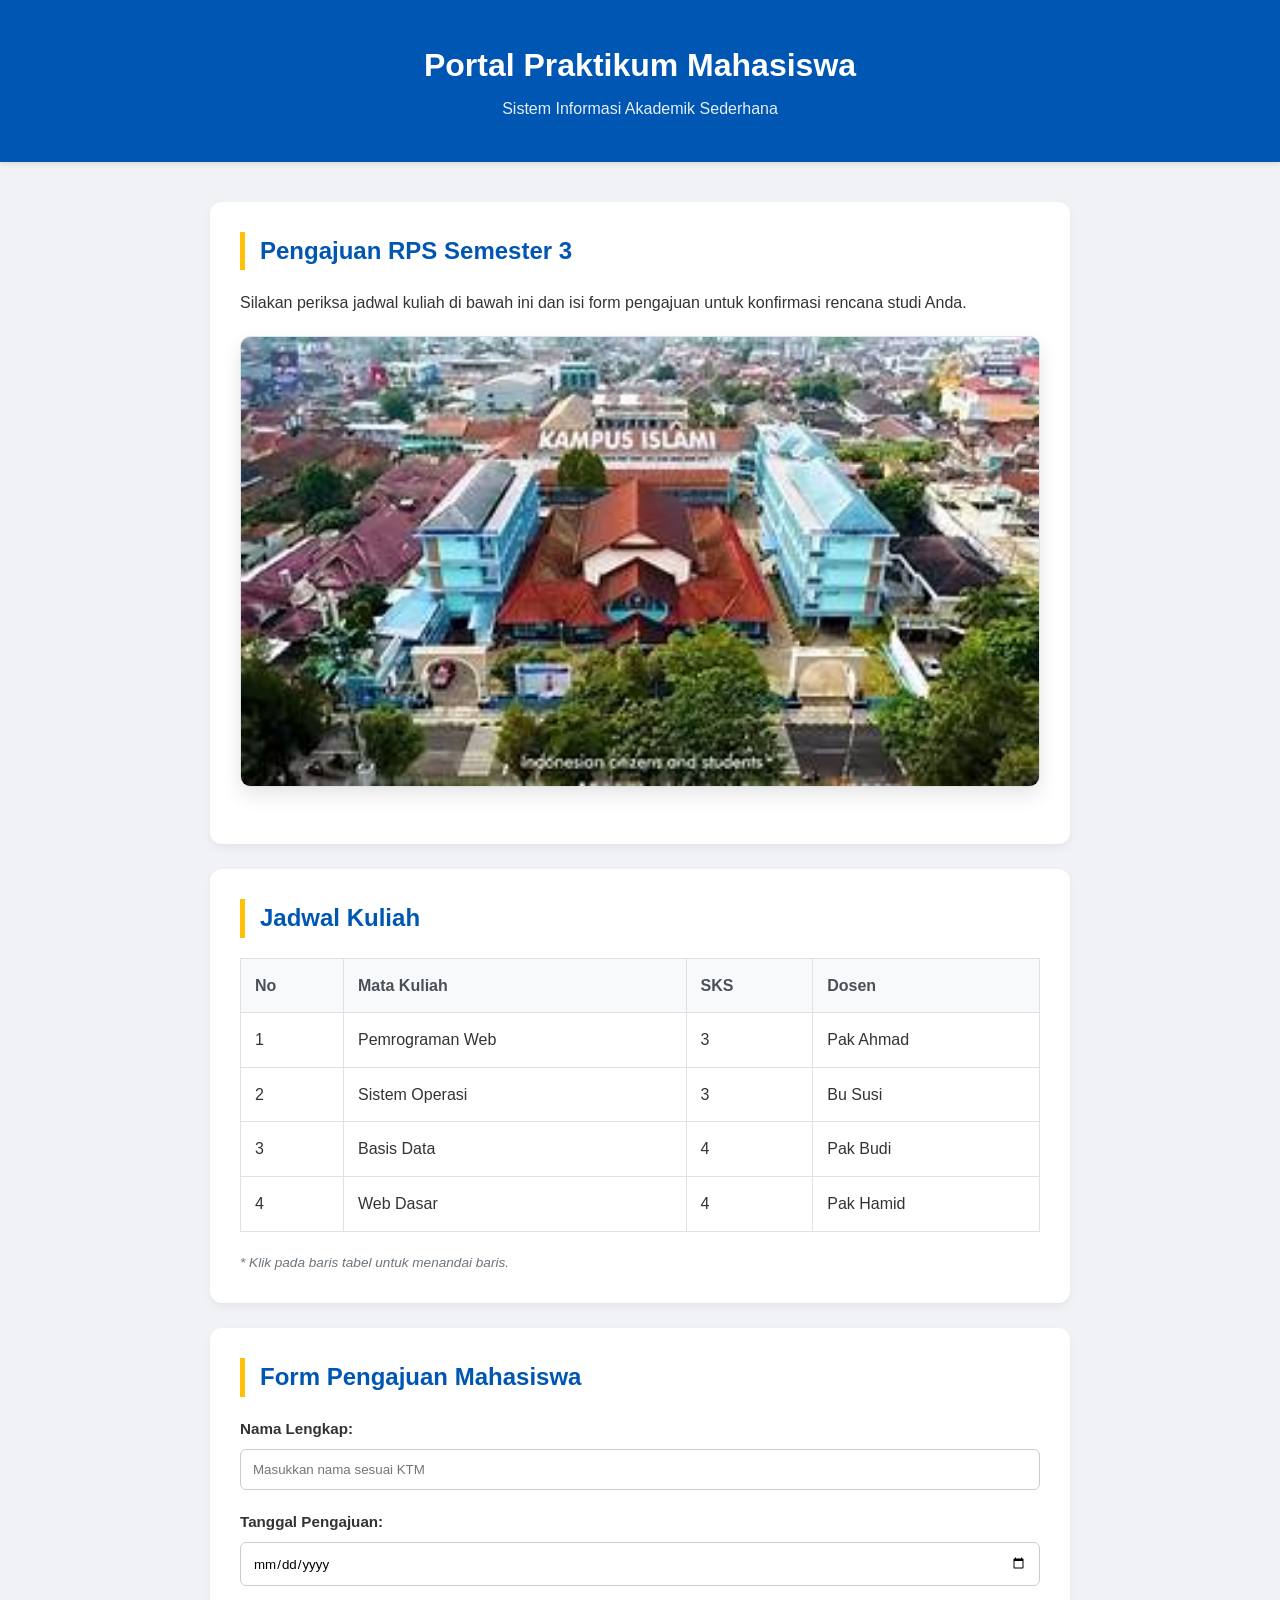
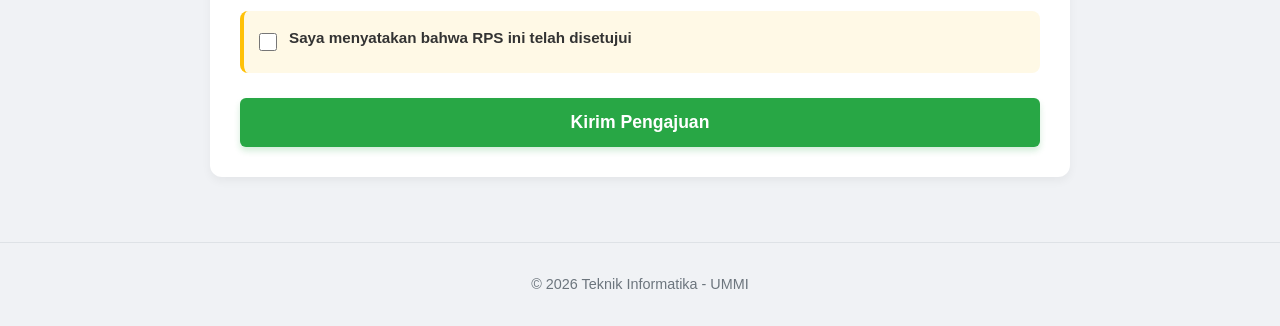
<file: index.html>
<!DOCTYPE html>
<html lang="id">
<head>
    <meta charset="UTF-8">
    <meta name="viewport" content="width=device-width, initial-scale=1.0">
    <title>Praktikum 1 - Pengajuan RPS</title>
    <link rel="stylesheet" href="style.css">
</head>
<body>

    <header>
        <h1>Portal Praktikum Mahasiswa</h1>
        <p>Sistem Informasi Akademik Sederhana</p>
    </header>

    <main>
        <section class="content-section">
            <h2>Pengajuan RPS Semester 3</h2>
            <p>Silakan periksa jadwal kuliah di bawah ini dan isi form pengajuan untuk konfirmasi rencana studi Anda.</p>
            
            <div class="image-container">
                <img src="ummi.jpg" alt="Kampus UMMI Sukabumi" class="main-img">
            </div>
        </section>

        <section class="table-section">
            <h2>Jadwal Kuliah</h2>
            <div class="table-container">
                <table id="courseTable"> 
                    <thead>
                        <tr>
                            <th>No</th>
                            <th>Mata Kuliah</th>
                            <th>SKS</th>
                            <th>Dosen</th>
                        </tr>
                    </thead>
                    <tbody>
                        <tr>
                            <td>1</td>
                            <td>Pemrograman Web</td>
                            <td>3</td>
                            <td>Pak Ahmad</td>
                        </tr>
                        <tr>
                            <td>2</td>
                            <td>Sistem Operasi</td>
                            <td>3</td>
                            <td>Bu Susi</td>
                        </tr>
                        <tr>
                            <td>3</td>
                            <td>Basis Data</td>
                            <td>4</td>
                            <td>Pak Budi</td>
                        </tr>
                        <tr>
                            <td>4</td>
                            <td>Web Dasar</td>
                            <td>4</td>
                            <td>Pak Hamid</td>
                        </tr>
                    </tbody>
                </table>
            </div>
            <p class="hint">* Klik pada baris tabel untuk menandai baris.</p>
        </section>

        <section class="form-section">
            <h2>Form Pengajuan Mahasiswa</h2>
            <form id="mahasiswaForm">
                <div class="input-group">
                    <label for="nama">Nama Lengkap:</label>
                    <input type="text" id="nama" placeholder="Masukkan nama sesuai KTM" required>
                </div>
                
                <div class="input-group">
                    <label for="tanggal">Tanggal Pengajuan:</label>
                    <input type="date" id="tanggal" required>
                </div>

                <div class="checkbox-group">
                    <input type="checkbox" id="disetujui">
                    <label for="disetujui">Saya menyatakan bahwa RPS ini telah disetujui</label>
                </div>

                <button type="submit" id="btnKirim">Kirim Pengajuan</button>
            </form>
        </section>
    </main>

    <footer>
        <p>&copy; 2026 Teknik Informatika - UMMI</p>
    </footer>

    <script src="script.js"></script>
</body>
</html>
</file>
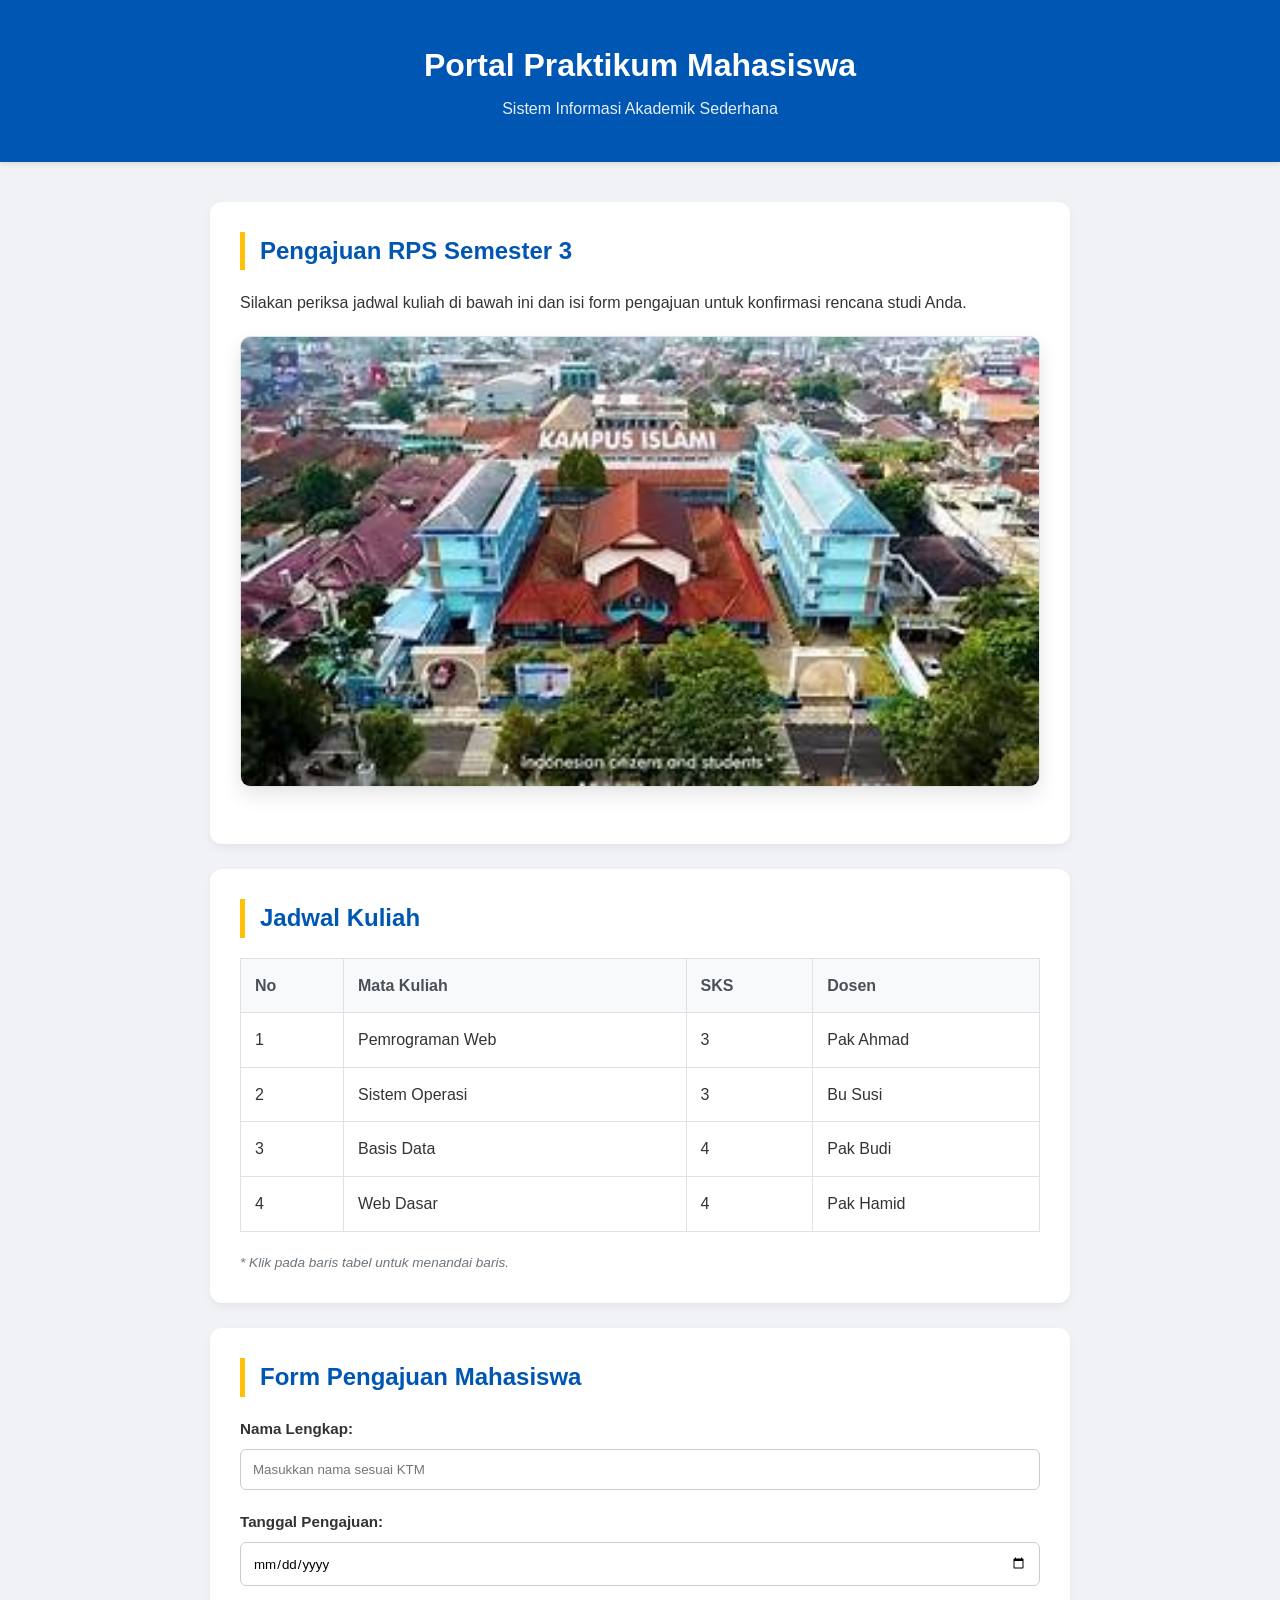
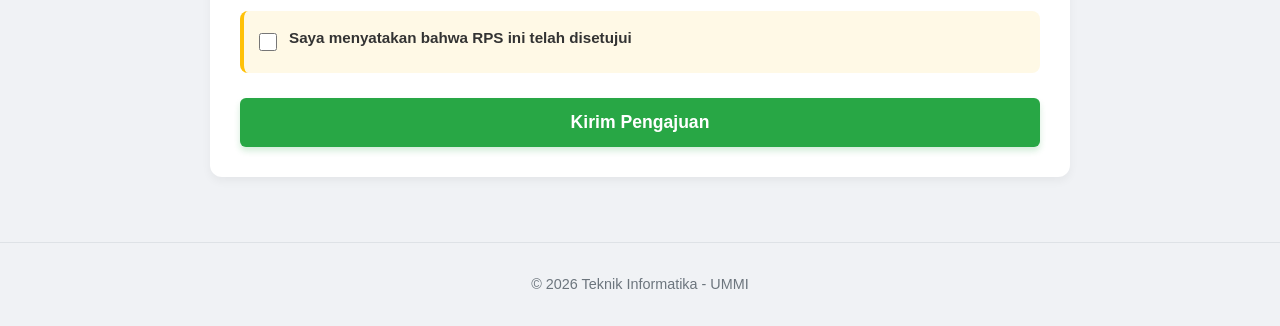
<file: praktikum_1.html>
<!DOCTYPE html>
<html lang="id">
<head>
    <meta charset="UTF-8">
    <meta name="viewport" content="width=device-width, initial-scale=1.0">
    <title>Praktikum 1 - Pengajuan RPS</title>
    <link rel="stylesheet" href="style.css">
</head>
<body>

    <header>
        <h1>Portal Praktikum Mahasiswa</h1>
        <p>Sistem Informasi Akademik Sederhana</p>
    </header>

    <main>
        <section class="content-section">
            <h2>Pengajuan RPS Semester 3</h2>
            <p>Silakan periksa jadwal kuliah di bawah ini dan isi form pengajuan untuk konfirmasi rencana studi Anda.</p>
            
            <div class="image-container">
                <img src="ummi.jpg" alt="Kampus UMMI Sukabumi" class="main-img">
            </div>
        </section>

        <section class="table-section">
            <h2>Jadwal Kuliah</h2>
            <div class="table-container">
                <table id="courseTable"> 
                    <thead>
                        <tr>
                            <th>No</th>
                            <th>Mata Kuliah</th>
                            <th>SKS</th>
                            <th>Dosen</th>
                        </tr>
                    </thead>
                    <tbody>
                        <tr>
                            <td>1</td>
                            <td>Pemrograman Web</td>
                            <td>3</td>
                            <td>Pak Ahmad</td>
                        </tr>
                        <tr>
                            <td>2</td>
                            <td>Sistem Operasi</td>
                            <td>3</td>
                            <td>Bu Susi</td>
                        </tr>
                        <tr>
                            <td>3</td>
                            <td>Basis Data</td>
                            <td>4</td>
                            <td>Pak Budi</td>
                        </tr>
                        <tr>
                            <td>4</td>
                            <td>Web Dasar</td>
                            <td>4</td>
                            <td>Pak Hamid</td>
                        </tr>
                    </tbody>
                </table>
            </div>
            <p class="hint">* Klik pada baris tabel untuk menandai baris.</p>
        </section>

        <section class="form-section">
            <h2>Form Pengajuan Mahasiswa</h2>
            <form id="mahasiswaForm">
                <div class="input-group">
                    <label for="nama">Nama Lengkap:</label>
                    <input type="text" id="nama" placeholder="Masukkan nama sesuai KTM" required>
                </div>
                
                <div class="input-group">
                    <label for="tanggal">Tanggal Pengajuan:</label>
                    <input type="date" id="tanggal" required>
                </div>

                <div class="checkbox-group">
                    <input type="checkbox" id="disetujui">
                    <label for="disetujui">Saya menyatakan bahwa RPS ini telah disetujui</label>
                </div>

                <button type="submit" id="btnKirim">Kirim Pengajuan</button>
            </form>
        </section>
    </main>

    <footer>
        <p>&copy; 2026 Teknik Informatika - UMMI</p>
    </footer>

    <script src="script.js"></script>
</body>
</html>
</file>
<file: style.css>
/* --- RESET DASAR --- */
* {
    margin: 0;
    padding: 0;
    box-sizing: border-box;
}

body {
    font-family: 'Segoe UI', Tahoma, Geneva, Verdana, sans-serif;
    line-height: 1.6;
    background-color: #f0f2f5;
    color: #333;
}

/* --- HEADER --- */
header {
    background-color: #0056b3; /* Biru Profesional */
    color: white;
    padding: 2.5rem 1rem;
    text-align: center;
    box-shadow: 0 2px 5px rgba(0,0,0,0.1);
}

header p {
    opacity: 0.9;
    font-weight: 300;
    margin-top: 5px;
}

/* --- LAYOUT UTAMA --- */
main {
    max-width: 900px;
    margin: 20px auto;
    padding: 20px;
}

section {
    background: white;
    margin-bottom: 25px;
    padding: 30px;
    border-radius: 12px;
    box-shadow: 0 4px 10px rgba(0,0,0,0.05);
}

h2 {
    color: #0056b3;
    margin-bottom: 20px;
    border-left: 5px solid #ffc107; /* Aksen Kuning UMMI */
    padding-left: 15px;
}

/* --- KOMPONEN GAMBAR KAMPUS --- */
.image-container {
    margin: 20px 0;
    text-align: center;
}

.main-img {
    width: 100%;
    max-width: 100%; /* Menyesuaikan container */
    height: auto;
    border-radius: 10px;
    box-shadow: 0 8px 20px rgba(0,0,0,0.1);
    border: 1px solid #dee2e6;
    transition: transform 0.3s ease;
}

.main-img:hover {
    transform: scale(1.01); /* Efek zoom halus saat kursor di atas gambar */
}

/* --- TABEL JADWAL --- */
.table-container {
    overflow-x: auto;
    margin-top: 15px;
}

table {
    width: 100%;
    border-collapse: collapse;
    margin-bottom: 10px;
}

table th, table td {
    padding: 14px;
    border: 1px solid #dee2e6;
    text-align: left;
}

table th {
    background-color: #f8f9fa;
    color: #495057;
    font-weight: 600;
}

/* Efek interaktif pada baris tabel */
table tbody tr:hover {
    background-color: #f1f7ff;
    cursor: pointer;
}

/* Class tambahan jika nanti dipakai di JS untuk menandai baris */
.selected-row {
    background-color: #fff9e6 !important;
    border-left: 4px solid #ffc107;
}

.hint {
    font-size: 0.85rem;
    color: #6c757d;
    font-style: italic;
    margin-top: 10px;
}

/* --- FORM PENGAUAN --- */
.input-group {
    margin-bottom: 20px;
}

label {
    display: block;
    margin-bottom: 8px;
    font-weight: 600;
    font-size: 0.95rem;
}

input[type="text"], 
input[type="date"] {
    width: 100%;
    padding: 12px;
    border: 1px solid #ccc;
    border-radius: 6px;
    font-family: inherit;
    transition: border-color 0.3s;
}

input:focus {
    outline: none;
    border-color: #0056b3;
    box-shadow: 0 0 0 3px rgba(0,86,179,0.1);
}

.checkbox-group {
    display: flex;
    align-items: center;
    gap: 12px;
    margin: 25px 0;
    padding: 15px;
    background: #fff9e6; /* Background krem lembut */
    border-radius: 8px;
    border-left: 4px solid #ffc107;
}

.checkbox-group input {
    width: 18px;
    height: 18px;
    cursor: pointer;
}

/* --- BUTTON --- */
button {
    width: 100%;
    background-color: #28a745; /* Hijau Sukses */
    color: white;
    padding: 14px;
    border: none;
    border-radius: 6px;
    font-size: 1.1rem;
    font-weight: bold;
    cursor: pointer;
    transition: all 0.3s ease;
    box-shadow: 0 4px 6px rgba(40, 167, 69, 0.2);
}

button:hover {
    background-color: #218838;
    transform: translateY(-1px);
    box-shadow: 0 6px 12px rgba(40, 167, 69, 0.3);
}

button:active {
    transform: translateY(0);
}

/* --- FOOTER --- */
footer {
    text-align: center;
    padding: 30px;
    margin-top: 20px;
    color: #6c757d;
    border-top: 1px solid #dee2e6;
    font-size: 0.9rem;
}

/* --- RESPONSIVE MOBILE --- */
@media (max-width: 600px) {
    main {
        padding: 10px;
    }
    
    section {
        padding: 20px;
    }
    
    h1 {
        font-size: 1.5rem;
    }
}
</file>
